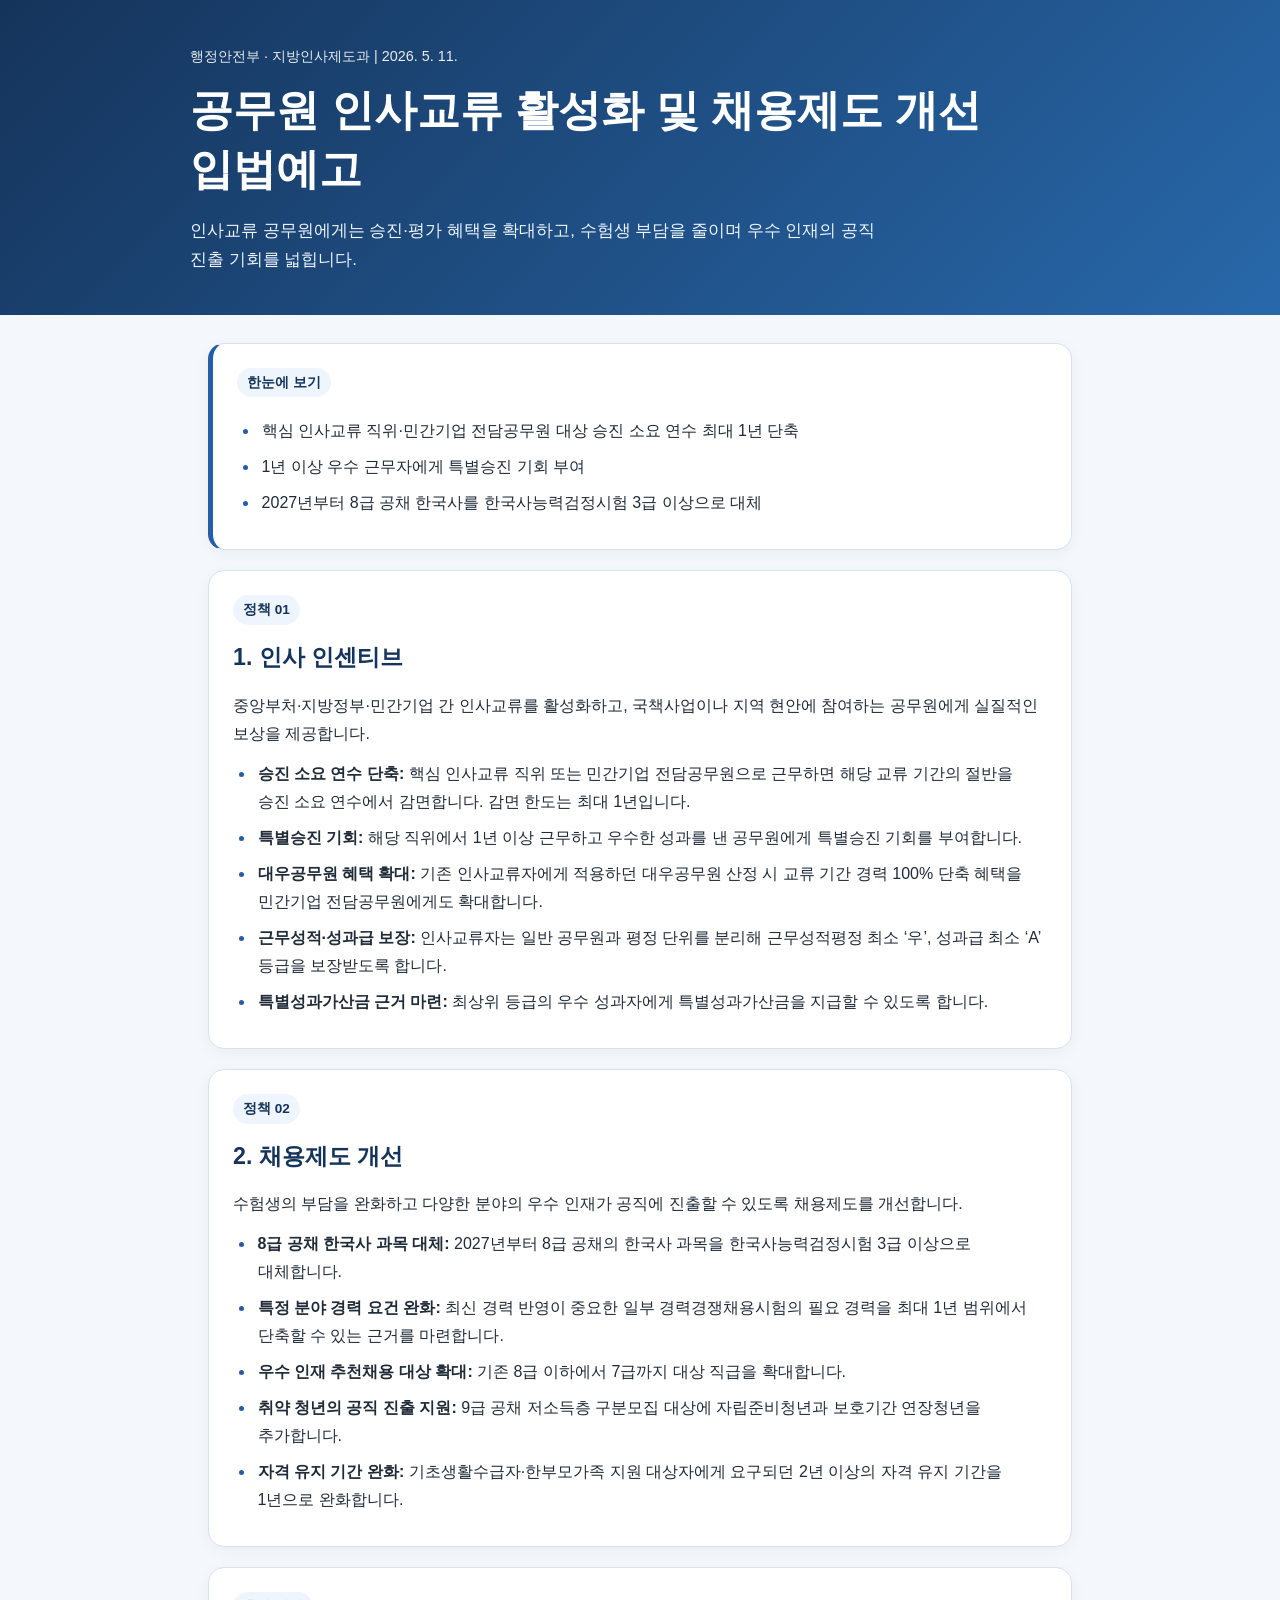
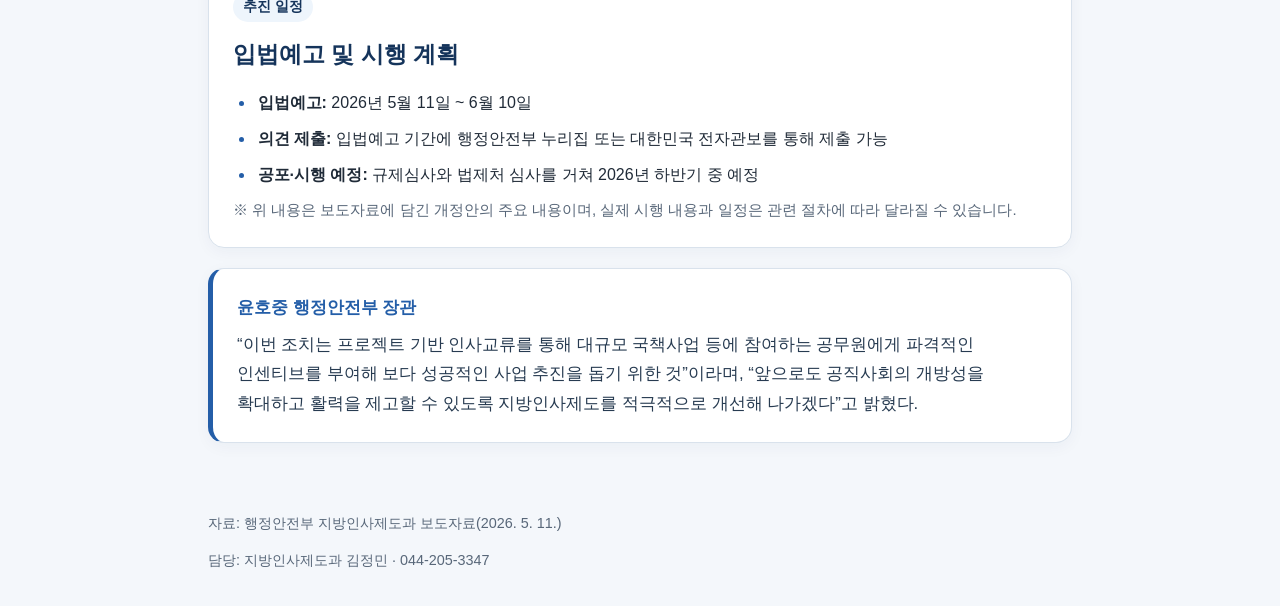
<file: index.html>
<!DOCTYPE html>
<html lang="ko">
<head>
  <meta charset="UTF-8">
  <meta name="viewport" content="width=device-width, initial-scale=1">
  <meta name="description" content="공무원 인사교류 활성화 및 지방공무원 채용제도 개선 입법예고 주요 내용">
  <title>인사교류 및 채용제도 개선 입법예고</title>
  <style>
    :root {
      --navy: #15345b;
      --blue: #245ea8;
      --pale: #eef5fc;
      --ink: #202b38;
      --muted: #586779;
      --line: #d9e2ec;
      --white: #fff;
    }
    * { box-sizing: border-box; }
    body {
      margin: 0;
      background: #f4f7fb;
      color: var(--ink);
      font-family: "Noto Sans KR", "Malgun Gothic", sans-serif;
      line-height: 1.75;
      word-break: keep-all;
    }
    header {
      background: linear-gradient(135deg, #15345b, #2868aa);
      color: white;
      padding: 44px 20px 40px;
    }
    .header-inner, main, footer { max-width: 900px; margin: 0 auto; }
    .eyebrow { font-size: .9rem; opacity: .9; margin: 0 0 12px; }
    h1 { margin: 0; font-size: clamp(1.8rem, 4vw, 2.7rem); line-height: 1.35; }
    .summary { margin: 18px 0 0; font-size: 1.05rem; max-width: 720px; color: #edf5ff; }
    main { padding: 28px 18px 48px; }
    .intro, section, .schedule, blockquote {
      background: var(--white);
      border: 1px solid var(--line);
      border-radius: 16px;
      padding: 24px;
      margin: 0 0 20px;
      box-shadow: 0 4px 16px rgba(21, 52, 91, .045);
    }
    .intro { border-left: 5px solid var(--blue); }
    h2 { color: var(--navy); font-size: 1.45rem; margin: 0 0 14px; }
    h3 { font-size: 1.05rem; margin: 18px 0 5px; color: #244b78; }
    p { margin: 0 0 12px; }
    p:last-child { margin-bottom: 0; }
    ul { padding-left: 1.35rem; margin: 8px 0 0; }
    li { margin: 8px 0; padding-left: 3px; }
    li::marker { color: var(--blue); }
    .tag { display: inline-block; background: var(--pale); color: var(--navy); padding: 3px 10px; border-radius: 999px; font-size: .85rem; font-weight: 700; margin-bottom: 12px; }
    .quote-label { color: var(--blue); font-weight: 700; margin-bottom: 8px; }
    blockquote { margin-left: 0; margin-right: 0; border-left: 5px solid var(--blue); color: #273b51; font-size: 1.05rem; }
    blockquote p { margin: 0 0 12px; }
    .quote-author { font-weight: 700; text-align: right; margin: 0; }
    .notice { color: var(--muted); font-size: .93rem; }
    footer { padding: 0 18px 32px; color: var(--muted); font-size: .9rem; }
    a { color: var(--blue); }
    @media (max-width: 600px) {
      header { padding: 32px 20px; }
      main { padding: 18px 12px 32px; }
      .intro, section, .schedule, blockquote { padding: 19px; border-radius: 12px; }
    }
  </style>
</head>
<body>
  <header>
    <div class="header-inner">
      <p class="eyebrow">행정안전부 · 지방인사제도과 | 2026. 5. 11.</p>
      <h1>공무원 인사교류 활성화 및 채용제도 개선 입법예고</h1>
      <p class="summary">인사교류 공무원에게는 승진·평가 혜택을 확대하고, 수험생 부담을 줄이며 우수 인재의 공직 진출 기회를 넓힙니다.</p>
    </div>
  </header>

  <main>
    <div class="intro">
      <span class="tag">한눈에 보기</span>
      <ul>
        <li>핵심 인사교류 직위·민간기업 전담공무원 대상 승진 소요 연수 최대 1년 단축</li>
        <li>1년 이상 우수 근무자에게 특별승진 기회 부여</li>
        <li>2027년부터 8급 공채 한국사를 한국사능력검정시험 3급 이상으로 대체</li>
      </ul>
    </div>

    <section id="incentives">
      <span class="tag">정책 01</span>
      <h2>1. 인사 인센티브</h2>
      <p>중앙부처·지방정부·민간기업 간 인사교류를 활성화하고, 국책사업이나 지역 현안에 참여하는 공무원에게 실질적인 보상을 제공합니다.</p>
      <ul>
        <li><strong>승진 소요 연수 단축:</strong> 핵심 인사교류 직위 또는 민간기업 전담공무원으로 근무하면 해당 교류 기간의 절반을 승진 소요 연수에서 감면합니다. 감면 한도는 최대 1년입니다.</li>
        <li><strong>특별승진 기회:</strong> 해당 직위에서 1년 이상 근무하고 우수한 성과를 낸 공무원에게 특별승진 기회를 부여합니다.</li>
        <li><strong>대우공무원 혜택 확대:</strong> 기존 인사교류자에게 적용하던 대우공무원 산정 시 교류 기간 경력 100% 단축 혜택을 민간기업 전담공무원에게도 확대합니다.</li>
        <li><strong>근무성적·성과급 보장:</strong> 인사교류자는 일반 공무원과 평정 단위를 분리해 근무성적평정 최소 ‘우’, 성과급 최소 ‘A’ 등급을 보장받도록 합니다.</li>
        <li><strong>특별성과가산금 근거 마련:</strong> 최상위 등급의 우수 성과자에게 특별성과가산금을 지급할 수 있도록 합니다.</li>
      </ul>
    </section>

    <section id="recruitment">
      <span class="tag">정책 02</span>
      <h2>2. 채용제도 개선</h2>
      <p>수험생의 부담을 완화하고 다양한 분야의 우수 인재가 공직에 진출할 수 있도록 채용제도를 개선합니다.</p>
      <ul>
        <li><strong>8급 공채 한국사 과목 대체:</strong> 2027년부터 8급 공채의 한국사 과목을 한국사능력검정시험 3급 이상으로 대체합니다.</li>
        <li><strong>특정 분야 경력 요건 완화:</strong> 최신 경력 반영이 중요한 일부 경력경쟁채용시험의 필요 경력을 최대 1년 범위에서 단축할 수 있는 근거를 마련합니다.</li>
        <li><strong>우수 인재 추천채용 대상 확대:</strong> 기존 8급 이하에서 7급까지 대상 직급을 확대합니다.</li>
        <li><strong>취약 청년의 공직 진출 지원:</strong> 9급 공채 저소득층 구분모집 대상에 자립준비청년과 보호기간 연장청년을 추가합니다.</li>
        <li><strong>자격 유지 기간 완화:</strong> 기초생활수급자·한부모가족 지원 대상자에게 요구되던 2년 이상의 자격 유지 기간을 1년으로 완화합니다.</li>
      </ul>
    </section>

    <section class="schedule">
      <span class="tag">추진 일정</span>
      <h2>입법예고 및 시행 계획</h2>
      <ul>
        <li><strong>입법예고:</strong> 2026년 5월 11일 ~ 6월 10일</li>
        <li><strong>의견 제출:</strong> 입법예고 기간에 행정안전부 누리집 또는 대한민국 전자관보를 통해 제출 가능</li>
        <li><strong>공포·시행 예정:</strong> 규제심사와 법제처 심사를 거쳐 2026년 하반기 중 예정</li>
      </ul>
      <p class="notice">※ 위 내용은 보도자료에 담긴 개정안의 주요 내용이며, 실제 시행 내용과 일정은 관련 절차에 따라 달라질 수 있습니다.</p>
    </section>

    <blockquote>
      <p class="quote-label">윤호중 행정안전부 장관</p>
      <p>“이번 조치는 프로젝트 기반 인사교류를 통해 대규모 국책사업 등에 참여하는 공무원에게 파격적인 인센티브를 부여해 보다 성공적인 사업 추진을 돕기 위한 것”이라며, “앞으로도 공직사회의 개방성을 확대하고 활력을 제고할 수 있도록 지방인사제도를 적극적으로 개선해 나가겠다”고 밝혔다.</p>
    </blockquote>
  </main>

  <footer>
    <p>자료: 행정안전부 지방인사제도과 보도자료(2026. 5. 11.)</p>
    <p>담당: 지방인사제도과 김정민 · 044-205-3347</p>
  </footer>
</body>
</html>
</file>
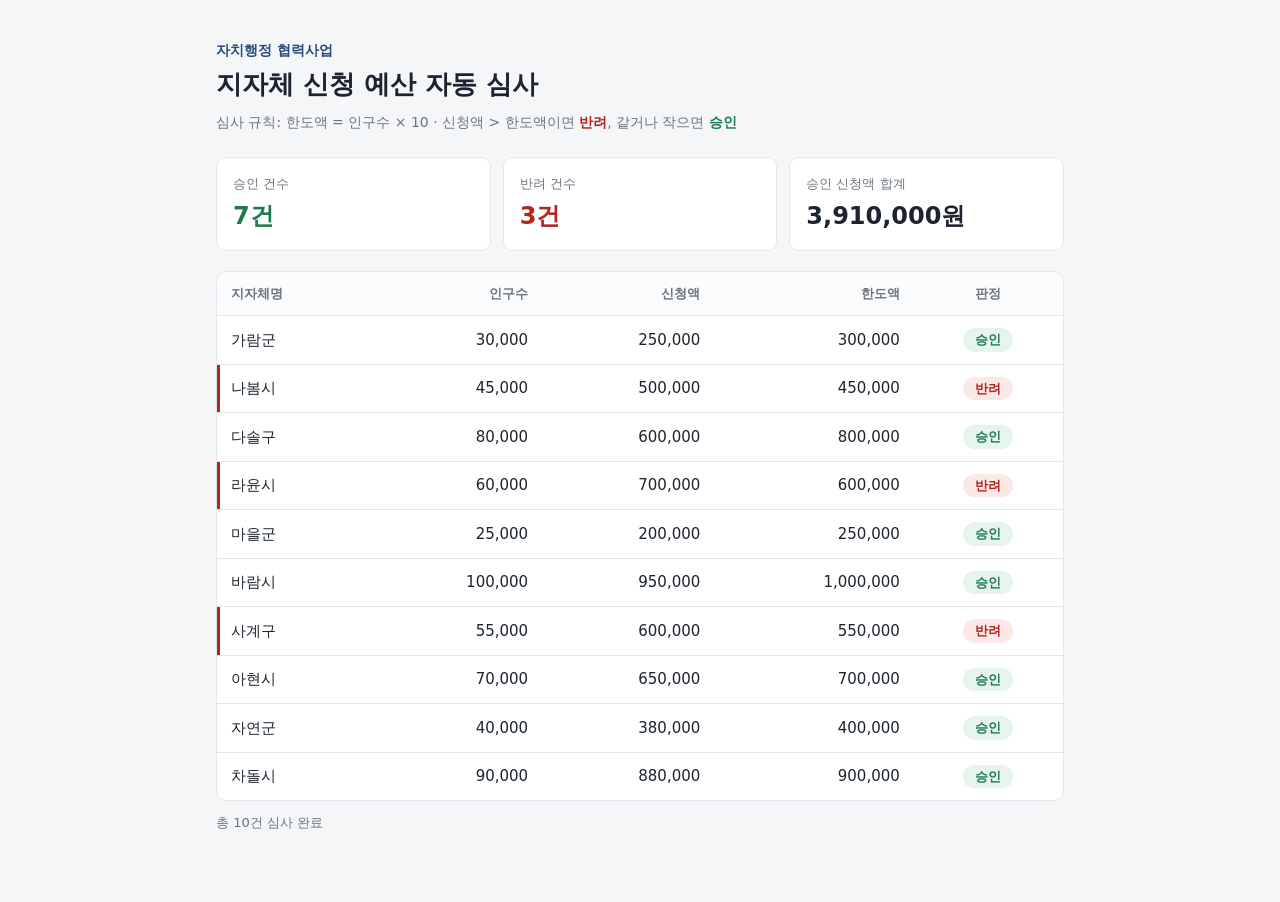
<file: budget-review/index.html>
<!DOCTYPE html>
<html lang="ko">
<head>
  <meta charset="UTF-8" />
  <meta name="viewport" content="width=device-width, initial-scale=1.0" />
  <title>협력사업 예산 심사</title>
  <link rel="stylesheet" href="style.css" />
</head>
<body>
  <main class="wrap">
    <header>
      <p class="eyebrow">자치행정 협력사업</p>
      <h1>지자체 신청 예산 자동 심사</h1>
      <p class="rule">심사 규칙: 한도액 = 인구수 × 10 · 신청액 &gt; 한도액이면 <b class="no">반려</b>, 같거나 작으면 <b class="ok">승인</b></p>
    </header>

    <section class="summary" aria-label="심사 요약">
      <div class="card">
        <span class="label">승인 건수</span>
        <span class="value ok" id="approvedCount">-</span>
      </div>
      <div class="card">
        <span class="label">반려 건수</span>
        <span class="value no" id="rejectedCount">-</span>
      </div>
      <div class="card">
        <span class="label">승인 신청액 합계</span>
        <span class="value" id="approvedSum">-</span>
      </div>
    </section>

    <section class="table-wrap">
      <table>
        <thead>
          <tr>
            <th>지자체명</th>
            <th class="num">인구수</th>
            <th class="num">신청액</th>
            <th class="num">한도액</th>
            <th class="center">판정</th>
          </tr>
        </thead>
        <tbody id="tbody">
          <tr><td colspan="5" class="center muted">신청목록을 불러오는 중…</td></tr>
        </tbody>
      </table>
    </section>
    <p class="note" id="status"></p>
  </main>
  <script src="app.js"></script>
</body>
</html>
</file>
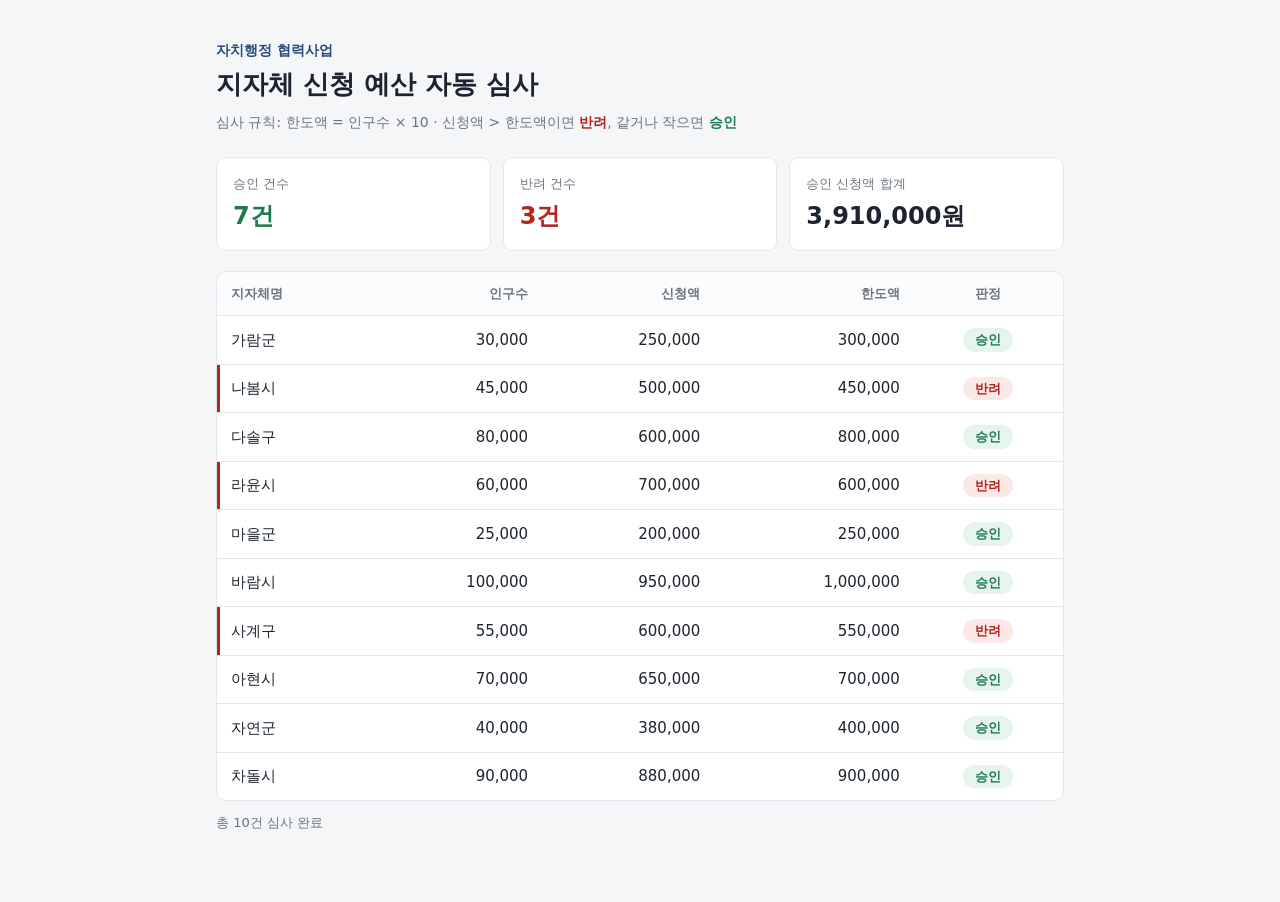
<file: budget-review/bundle.html>
<!DOCTYPE html>
<html lang="ko">
<head>
  <meta charset="UTF-8" />
  <meta name="viewport" content="width=device-width, initial-scale=1.0" />
  <title>협력사업 예산 심사</title>
  <style>
:root {
  --bg: #f5f6f8;
  --surface: #ffffff;
  --text: #1c2430;
  --muted: #6b7480;
  --line: #e3e6ea;
  --ok: #1f7a4d;
  --ok-bg: #e6f4ec;
  --no: #b3261e;
  --no-bg: #fbe9e7;
  --accent: #2b4c7e;
}

* { box-sizing: border-box; }

body {
  margin: 0;
  background: var(--bg);
  color: var(--text);
  font-family: "Pretendard", "Apple SD Gothic Neo", "Malgun Gothic", system-ui, sans-serif;
  line-height: 1.5;
}

.wrap { max-width: 880px; margin: 0 auto; padding: 40px 16px 56px; }

.eyebrow { margin: 0; color: var(--accent); font-weight: 700; font-size: 14px; }
h1 { margin: 4px 0 8px; font-size: 26px; }
.rule { margin: 0 0 24px; color: var(--muted); font-size: 14px; }

.summary {
  display: grid;
  grid-template-columns: repeat(3, 1fr);
  gap: 12px;
  margin-bottom: 20px;
}
.card {
  background: var(--surface);
  border: 1px solid var(--line);
  border-radius: 10px;
  padding: 16px;
  display: flex;
  flex-direction: column;
  gap: 4px;
}
.label { color: var(--muted); font-size: 13px; }
.value { font-size: 24px; font-weight: 700; font-variant-numeric: tabular-nums; }

.table-wrap {
  background: var(--surface);
  border: 1px solid var(--line);
  border-radius: 10px;
  overflow-x: auto;
}
table { width: 100%; border-collapse: collapse; font-size: 15px; }
th, td { padding: 12px 14px; border-bottom: 1px solid var(--line); white-space: nowrap; }
th { background: #fafbfc; text-align: left; font-size: 13px; color: var(--muted); font-weight: 600; }
tbody tr:last-child td { border-bottom: none; }
.num { text-align: right; font-variant-numeric: tabular-nums; }
.center { text-align: center; }
.muted { color: var(--muted); }

.ok { color: var(--ok); }
.no { color: var(--no); }
.badge {
  display: inline-block;
  padding: 2px 12px;
  border-radius: 999px;
  font-size: 13px;
  font-weight: 700;
}
.badge.ok { background: var(--ok-bg); }
.badge.no { background: var(--no-bg); }
tr.rejected td:first-child { box-shadow: inset 3px 0 0 var(--no); }

.note { color: var(--muted); font-size: 13px; margin-top: 12px; }

@media (max-width: 560px) {
  .summary { grid-template-columns: 1fr; }
  h1 { font-size: 22px; }
}
</style>
</head>
<body>
  <main class="wrap">
    <header>
      <p class="eyebrow">자치행정 협력사업</p>
      <h1>지자체 신청 예산 자동 심사</h1>
      <p class="rule">심사 규칙: 한도액 = 인구수 × 10 · 신청액 &gt; 한도액이면 <b class="no">반려</b>, 같거나 작으면 <b class="ok">승인</b></p>
    </header>

    <section class="summary" aria-label="심사 요약">
      <div class="card">
        <span class="label">승인 건수</span>
        <span class="value ok" id="approvedCount">-</span>
      </div>
      <div class="card">
        <span class="label">반려 건수</span>
        <span class="value no" id="rejectedCount">-</span>
      </div>
      <div class="card">
        <span class="label">승인 신청액 합계</span>
        <span class="value" id="approvedSum">-</span>
      </div>
    </section>

    <section class="table-wrap">
      <table>
        <thead>
          <tr>
            <th>지자체명</th>
            <th class="num">인구수</th>
            <th class="num">신청액</th>
            <th class="num">한도액</th>
            <th class="center">판정</th>
          </tr>
        </thead>
        <tbody id="tbody">
          <tr><td colspan="5" class="center muted">신청목록을 불러오는 중…</td></tr>
        </tbody>
      </table>
    </section>
    <p class="note" id="status"></p>
  </main>
  <script>
// 심사 규칙: 한도액 = 인구수 × 10, 신청액 > 한도액 → 반려, 그 외 → 승인
// 같은 폴더의 JSON을 먼저 읽고, 없으면 GitHub 원본을 읽는다
const DATA_SOURCES = [
  "신청목록.json",
  "https://raw.githubusercontent.com/xkanghj/AI-champion/main/budget-review/%EC%8B%A0%EC%B2%AD%EB%AA%A9%EB%A1%9D.json",
];
const fmt = (n) => n.toLocaleString("ko-KR");

function judge(item) {
  const limit = item["인구수"] * 10;
  const result = item["신청액"] > limit ? "반려" : "승인";
  return { ...item, 한도액: limit, 판정: result };
}

function render(rows) {
  const tbody = document.getElementById("tbody");
  tbody.innerHTML = rows
    .map((r) => {
      const ok = r.판정 === "승인";
      return `<tr class="${ok ? "" : "rejected"}">
        <td>${r["지자체명"]}</td>
        <td class="num">${fmt(r["인구수"])}</td>
        <td class="num">${fmt(r["신청액"])}</td>
        <td class="num">${fmt(r.한도액)}</td>
        <td class="center"><span class="badge ${ok ? "ok" : "no"}">${r.판정}</span></td>
      </tr>`;
    })
    .join("");

  const approved = rows.filter((r) => r.판정 === "승인");
  const approvedSum = approved.reduce((s, r) => s + r["신청액"], 0);
  document.getElementById("approvedCount").textContent = `${approved.length}건`;
  document.getElementById("rejectedCount").textContent = `${rows.length - approved.length}건`;
  document.getElementById("approvedSum").textContent = `${fmt(approvedSum)}원`;
  document.getElementById("status").textContent = `총 ${rows.length}건 심사 완료`;
}

async function load() {
  let lastError;
  for (const src of DATA_SOURCES) {
    try {
      const res = await fetch(src.startsWith("http") ? src : encodeURI(src));
      if (!res.ok) throw new Error(`HTTP ${res.status}`);
      const data = await res.json();
      render(data.map(judge));
      return;
    } catch (err) {
      lastError = err;
    }
  }
  document.getElementById("tbody").innerHTML =
    `<tr><td colspan="5" class="center no">신청목록.json을 불러오지 못했습니다 (${lastError.message})</td></tr>`;
}

document.addEventListener("DOMContentLoaded", load);
</script>
</body>
</html>
</file>
<file: budget-review/style.css>
:root {
  --bg: #f5f6f8;
  --surface: #ffffff;
  --text: #1c2430;
  --muted: #6b7480;
  --line: #e3e6ea;
  --ok: #1f7a4d;
  --ok-bg: #e6f4ec;
  --no: #b3261e;
  --no-bg: #fbe9e7;
  --accent: #2b4c7e;
}

* { box-sizing: border-box; }

body {
  margin: 0;
  background: var(--bg);
  color: var(--text);
  font-family: "Pretendard", "Apple SD Gothic Neo", "Malgun Gothic", system-ui, sans-serif;
  line-height: 1.5;
}

.wrap { max-width: 880px; margin: 0 auto; padding: 40px 16px 56px; }

.eyebrow { margin: 0; color: var(--accent); font-weight: 700; font-size: 14px; }
h1 { margin: 4px 0 8px; font-size: 26px; }
.rule { margin: 0 0 24px; color: var(--muted); font-size: 14px; }

.summary {
  display: grid;
  grid-template-columns: repeat(3, 1fr);
  gap: 12px;
  margin-bottom: 20px;
}
.card {
  background: var(--surface);
  border: 1px solid var(--line);
  border-radius: 10px;
  padding: 16px;
  display: flex;
  flex-direction: column;
  gap: 4px;
}
.label { color: var(--muted); font-size: 13px; }
.value { font-size: 24px; font-weight: 700; font-variant-numeric: tabular-nums; }

.table-wrap {
  background: var(--surface);
  border: 1px solid var(--line);
  border-radius: 10px;
  overflow-x: auto;
}
table { width: 100%; border-collapse: collapse; font-size: 15px; }
th, td { padding: 12px 14px; border-bottom: 1px solid var(--line); white-space: nowrap; }
th { background: #fafbfc; text-align: left; font-size: 13px; color: var(--muted); font-weight: 600; }
tbody tr:last-child td { border-bottom: none; }
.num { text-align: right; font-variant-numeric: tabular-nums; }
.center { text-align: center; }
.muted { color: var(--muted); }

.ok { color: var(--ok); }
.no { color: var(--no); }
.badge {
  display: inline-block;
  padding: 2px 12px;
  border-radius: 999px;
  font-size: 13px;
  font-weight: 700;
}
.badge.ok { background: var(--ok-bg); }
.badge.no { background: var(--no-bg); }
tr.rejected td:first-child { box-shadow: inset 3px 0 0 var(--no); }

.note { color: var(--muted); font-size: 13px; margin-top: 12px; }

@media (max-width: 560px) {
  .summary { grid-template-columns: 1fr; }
  h1 { font-size: 22px; }
}
</file>
